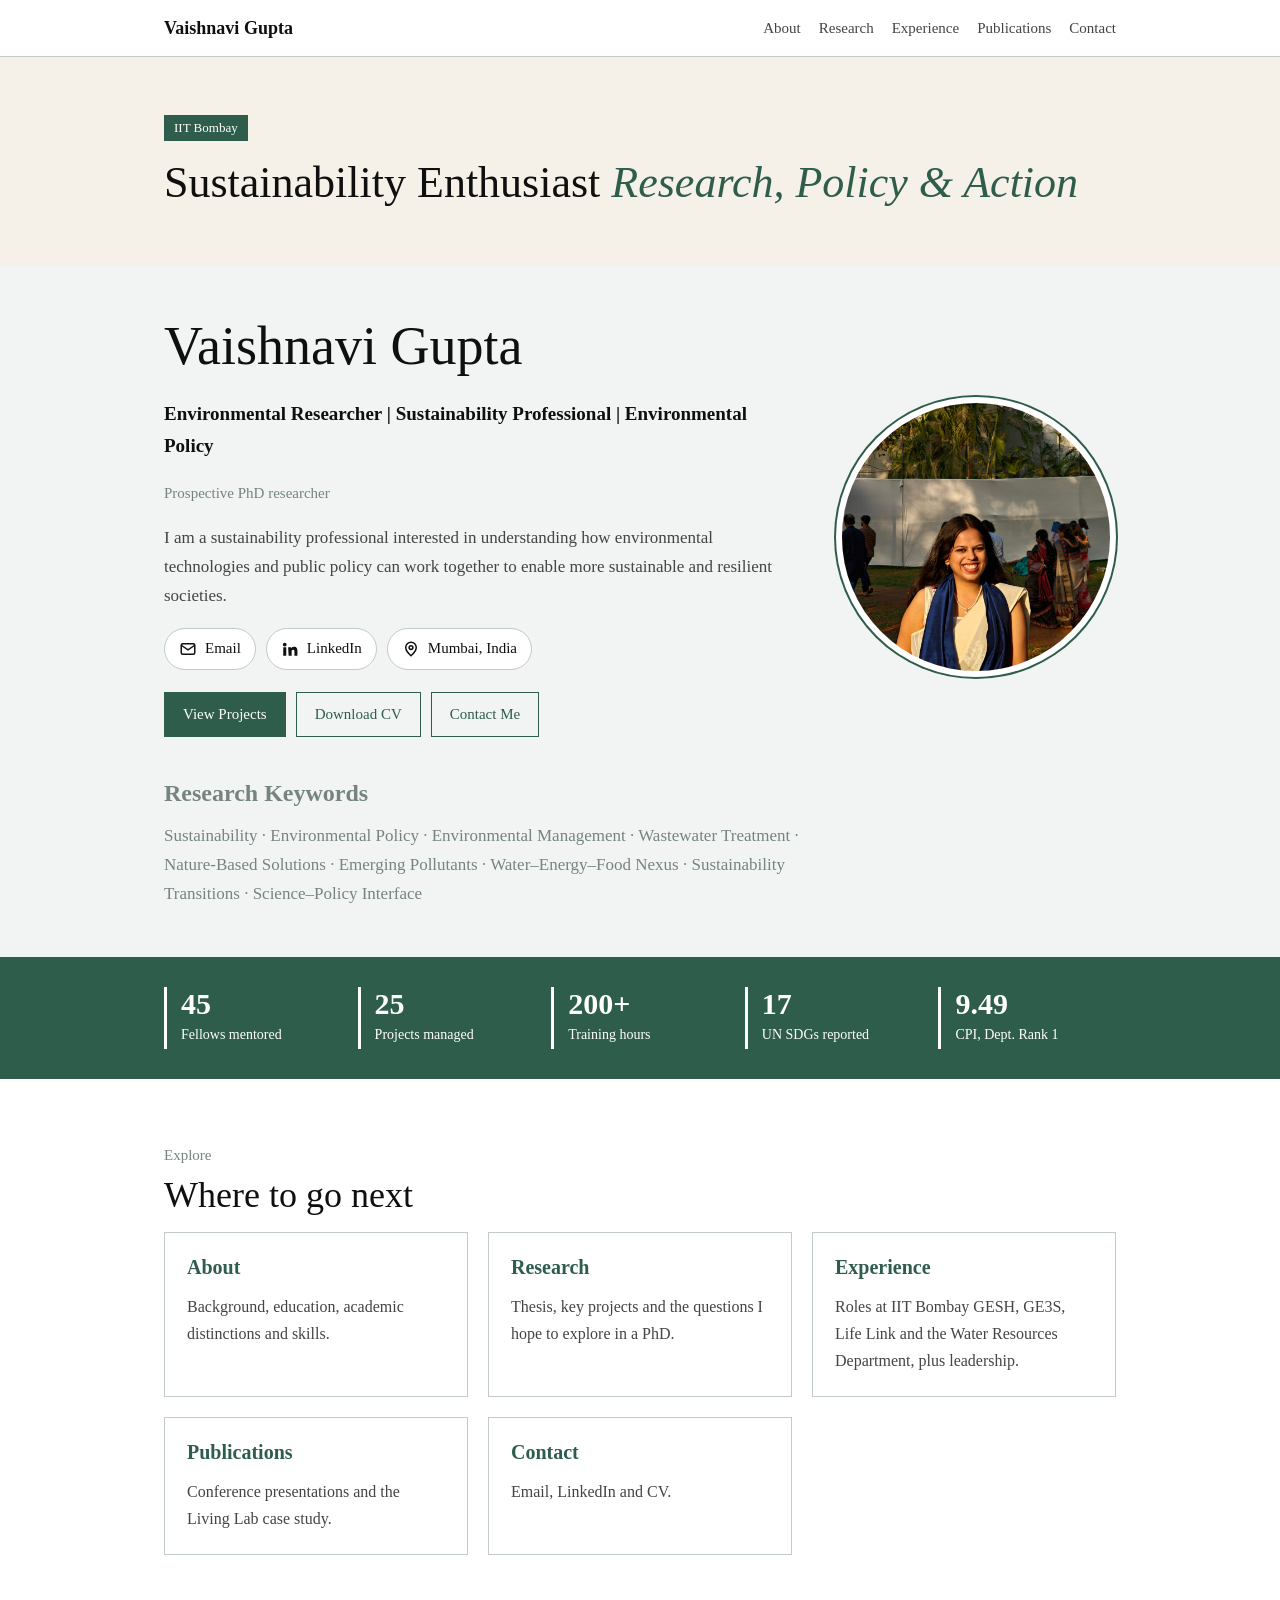
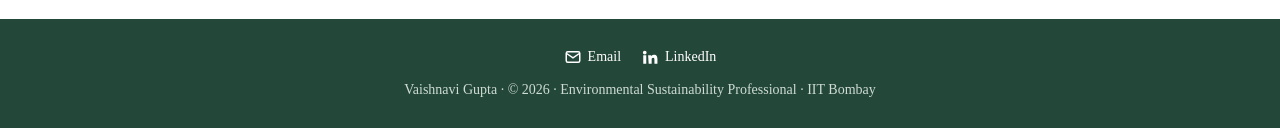
<file: index.html>
<!DOCTYPE html>
<html lang="en">
<head>
<meta charset="utf-8">
<meta name="viewport" content="width=device-width, initial-scale=1">
<title>Home | Vaishnavi Gupta</title>
<link rel="stylesheet" href="style.css">
<meta name="description" content="Vaishnavi Gupta: environmental researcher working on water sustainability, environmental policy and sustainability transitions.">
<link rel="icon" href="data:image/svg+xml,%3Csvg xmlns=%27http://www.w3.org/2000/svg%27 viewBox=%270 0 100 100%27%3E%3Ctext y=%27.9em%27 font-size=%2790%27%3E%F0%9F%8C%BF%3C/text%3E%3C/svg%3E">
</head>
<body>
<nav><div class="wrap"><b><a href="index.html" style="text-decoration:none">Vaishnavi Gupta</a></b><input type="checkbox" id="nav-toggle" class="nav-toggle" aria-label="Toggle navigation menu"><label class="nav-btn" for="nav-toggle"><span class="nav-ic" aria-hidden="true"></span>Menu</label>
<ul><li><a href="about.html">About</a></li><li><a href="research.html">Research</a></li><li><a href="experience.html">Experience</a></li><li><a href="publications.html">Publications</a></li><li><a href="contact.html">Contact</a></li></ul></div></nav>
<main>
<header>
<div class="hero-top"><div class="wrap">
<span class="tag">IIT Bombay</span>
<h2>Sustainability Enthusiast <em>Research, Policy &amp; Action</em></h2></div></div>
<div class="intro"><div class="wrap hero-grid">
<div>
<h1>Vaishnavi Gupta</h1>
<p class="role">Environmental Researcher | Sustainability Professional | Environmental Policy</p>
<p class="sub">Prospective PhD researcher</p>
<p>I am a sustainability professional interested in understanding how environmental technologies and public policy can work together to enable more sustainable and resilient societies.</p>
<div class="chips"><a class="chip" href="https://mail.google.com/mail/?view=cm&fs=1&to=gvaishnavi00@gmail.com" target="_blank" rel="noopener"><svg class="ic" viewBox="0 0 24 24" fill="none" stroke="currentColor" stroke-width="2" aria-hidden="true"><rect x="3" y="5" width="18" height="14" rx="2"/><path d="m3 7 9 6 9-6"/></svg>Email</a><a class="chip" href="https://linkedin.com/in/gvaishnavi21" target="_blank" rel="noopener"><svg class="ic" viewBox="0 0 24 24" fill="currentColor" aria-hidden="true"><path d="M4.98 3.5a2.5 2.5 0 1 1 0 5 2.5 2.5 0 0 1 0-5zM3 9.5h4V21H3zM9.5 9.5h3.8v1.6h.05c.53-1 1.83-2.05 3.77-2.05 4 0 4.78 2.6 4.78 6V21h-4v-5.1c0-1.2 0-2.8-1.7-2.8s-2 1.3-2 2.7V21h-4z"/></svg>LinkedIn</a><span class="chip"><svg class="ic" viewBox="0 0 24 24" fill="none" stroke="currentColor" stroke-width="2" aria-hidden="true"><path d="M12 21s7-6.2 7-11a7 7 0 0 0-14 0c0 4.8 7 11 7 11z"/><circle cx="12" cy="10" r="2.5"/></svg>Mumbai, India</span></div>
<div class="btns"><a class="btn p" href="research.html">View Projects</a><a class="btn" href="resume/vaishnavi_CV.pdf" download>Download CV</a><a class="btn" href="contact.html">Contact Me</a></div>
</div>
<div class="photo"><span>VG</span><img src="images/profile.jpeg" alt="Portrait of Vaishnavi Gupta"></div>
</div>
<div class="wrap kw" style="margin-top:20px"><h3>Research Keywords</h3><p>Sustainability · Environmental Policy · Environmental Management · Wastewater Treatment · Nature-Based Solutions · Emerging Pollutants · Water–Energy–Food Nexus · Sustainability Transitions · Science–Policy Interface</p></div>
</div>
</header>
<div class="strip"><div class="wrap"><div class="stats">
<div class="stat"><b>45</b><span>Fellows mentored</span></div>
<div class="stat"><b>25</b><span>Projects managed</span></div>
<div class="stat"><b>200+</b><span>Training hours</span></div>
<div class="stat"><b>17</b><span>UN SDGs reported</span></div>
<div class="stat"><b>9.49</b><span>CPI, Dept. Rank 1</span></div>
</div></div></div>
<section class="explore"><div class="wrap"><p class="sub">Explore</p><h2>Where to go next</h2>
<div class="grid">
<a class="card" href="about.html"><h3>About</h3><p>Background, education, academic distinctions and skills.</p></a>
<a class="card" href="research.html"><h3>Research</h3><p>Thesis, key projects and the questions I hope to explore in a PhD.</p></a>
<a class="card" href="experience.html"><h3>Experience</h3><p>Roles at IIT Bombay GESH, GE3S, Life Link and the Water Resources Department, plus leadership.</p></a>
<a class="card" href="publications.html"><h3>Publications</h3><p>Conference presentations and the Living Lab case study.</p></a>
<a class="card" href="contact.html"><h3>Contact</h3><p>Email, LinkedIn and CV.</p></a>
</div></div></section>
</main>
<footer><p><a href="https://mail.google.com/mail/?view=cm&fs=1&to=gvaishnavi00@gmail.com" target="_blank" rel="noopener"><svg class="ic" viewBox="0 0 24 24" fill="none" stroke="currentColor" stroke-width="2" aria-hidden="true"><rect x="3" y="5" width="18" height="14" rx="2"/><path d="m3 7 9 6 9-6"/></svg>Email</a><a href="https://linkedin.com/in/gvaishnavi21" target="_blank" rel="noopener"><svg class="ic" viewBox="0 0 24 24" fill="currentColor" aria-hidden="true"><path d="M4.98 3.5a2.5 2.5 0 1 1 0 5 2.5 2.5 0 0 1 0-5zM3 9.5h4V21H3zM9.5 9.5h3.8v1.6h.05c.53-1 1.83-2.05 3.77-2.05 4 0 4.78 2.6 4.78 6V21h-4v-5.1c0-1.2 0-2.8-1.7-2.8s-2 1.3-2 2.7V21h-4z"/></svg>LinkedIn</a></p><p>Vaishnavi Gupta · © 2026 · Environmental Sustainability Professional · IIT Bombay</p></footer>
</body>
</html>
</file>
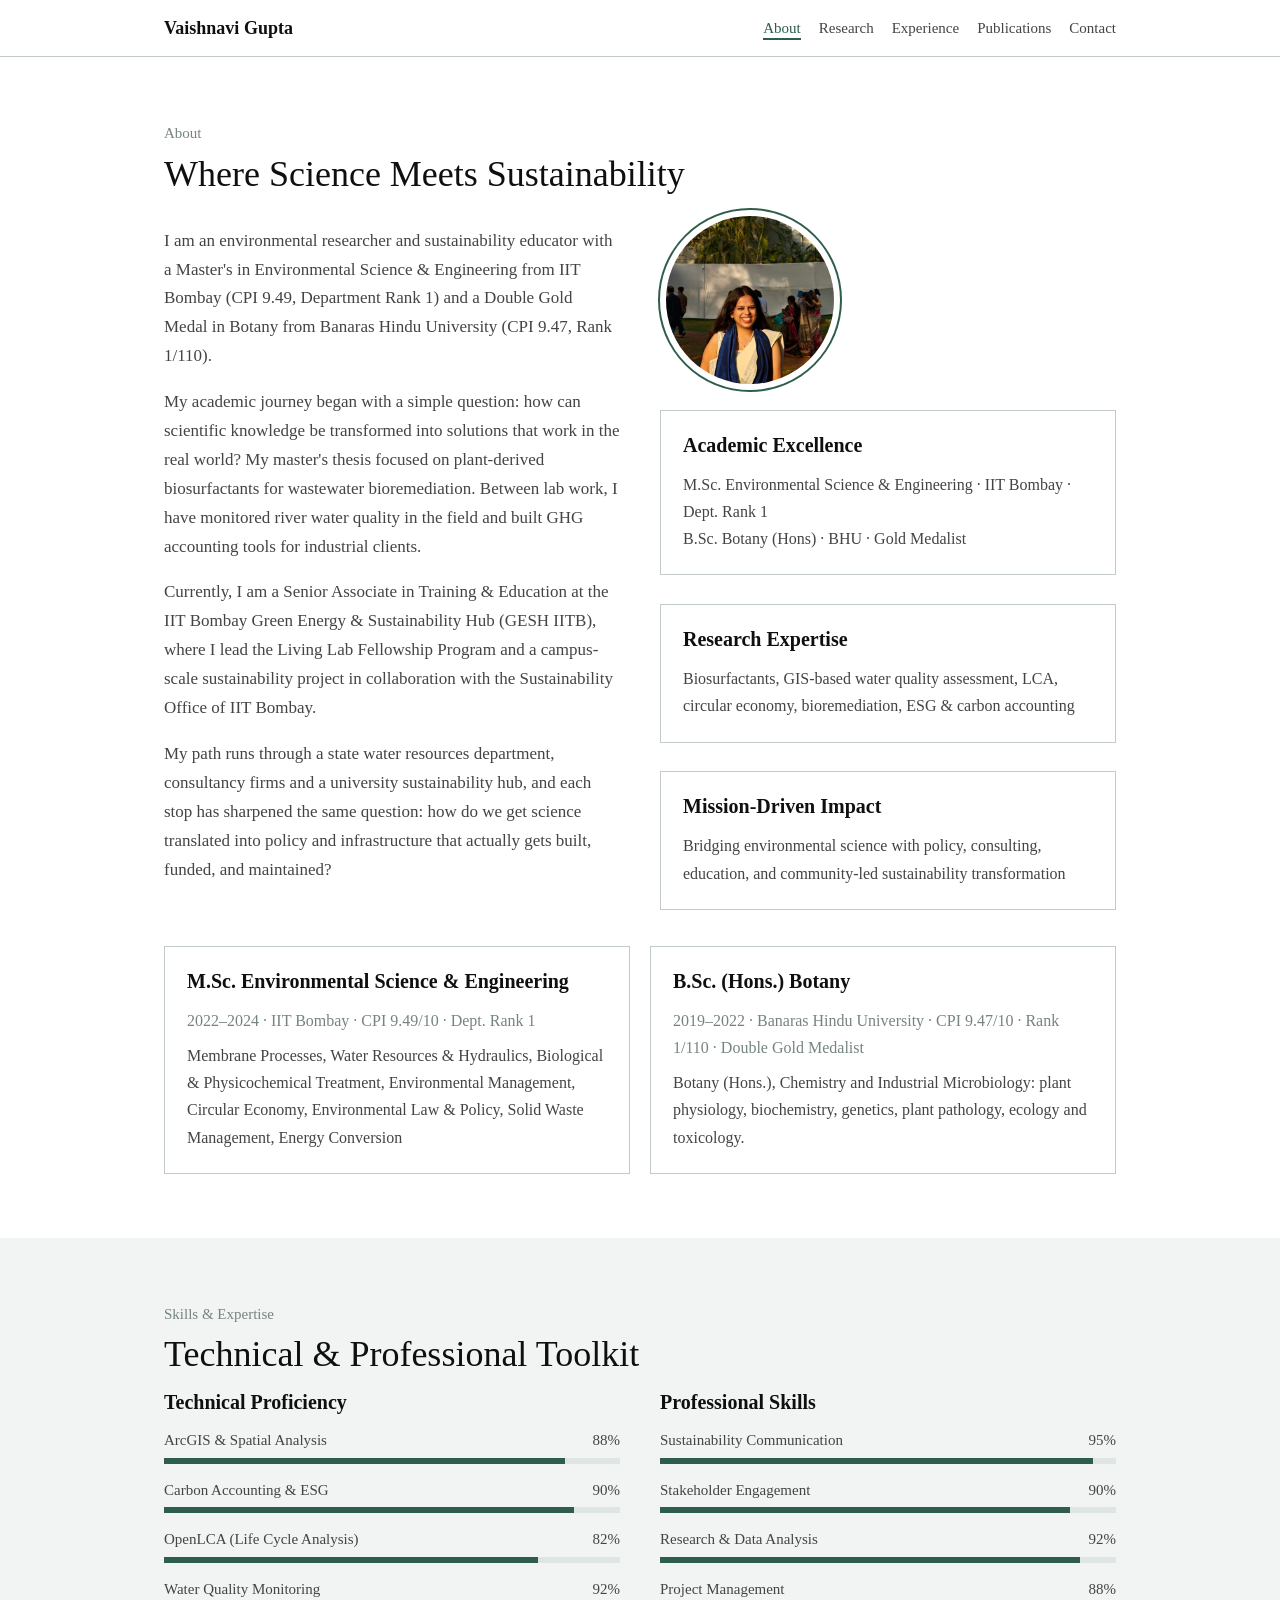
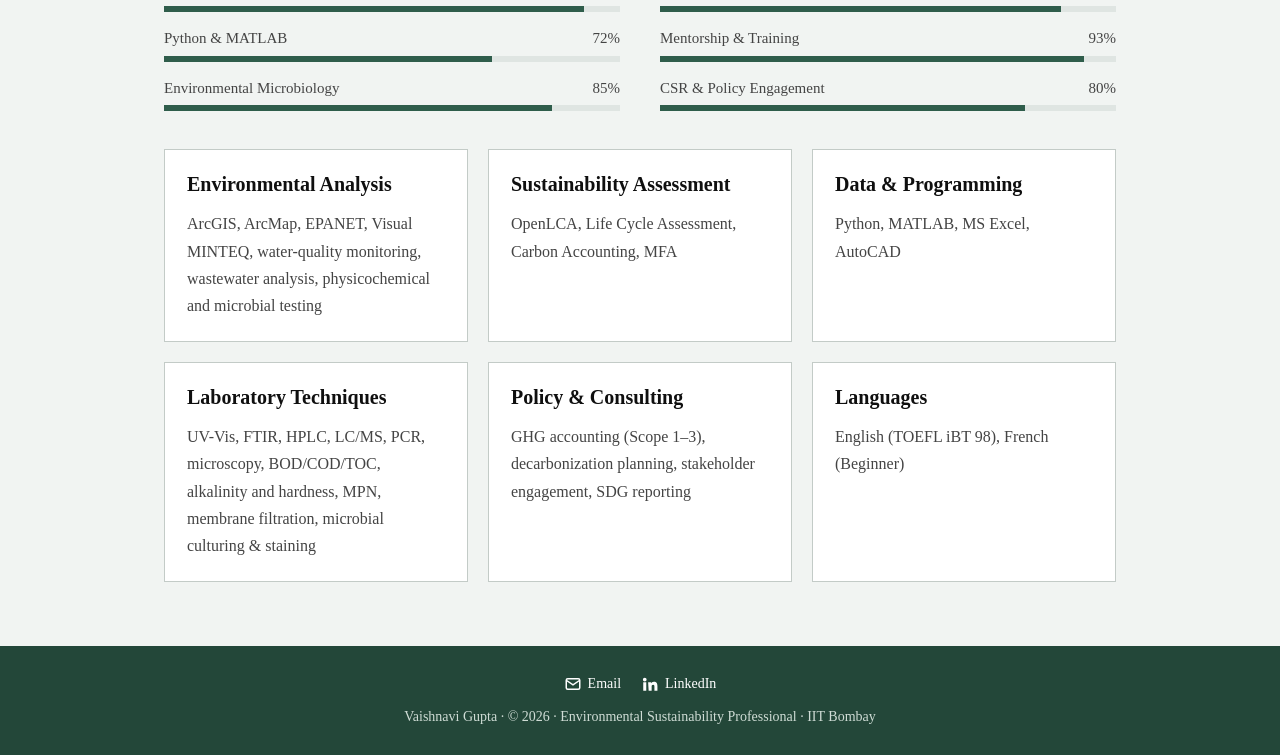
<file: about.html>
<!DOCTYPE html>
<html lang="en">
<head>
<meta charset="utf-8">
<meta name="viewport" content="width=device-width, initial-scale=1">
<title>About | Vaishnavi Gupta</title>
<link rel="stylesheet" href="style.css">
<meta name="description" content="Vaishnavi Gupta: environmental researcher working on water sustainability, environmental policy and sustainability transitions.">
<link rel="icon" href="data:image/svg+xml,%3Csvg xmlns=%27http://www.w3.org/2000/svg%27 viewBox=%270 0 100 100%27%3E%3Ctext y=%27.9em%27 font-size=%2790%27%3E%F0%9F%8C%BF%3C/text%3E%3C/svg%3E">
</head>
<body>
<nav><div class="wrap"><b><a href="index.html" style="text-decoration:none">Vaishnavi Gupta</a></b><input type="checkbox" id="nav-toggle" class="nav-toggle" aria-label="Toggle navigation menu"><label class="nav-btn" for="nav-toggle"><span class="nav-ic" aria-hidden="true"></span>Menu</label>
<ul><li><a href="about.html" aria-current="page">About</a></li><li><a href="research.html">Research</a></li><li><a href="experience.html">Experience</a></li><li><a href="publications.html">Publications</a></li><li><a href="contact.html">Contact</a></li></ul></div></nav>
<main>
<section id="about"><div class="wrap">
<p class="sub">About</p><h2>Where Science Meets Sustainability</h2>
<div class="two"><div>
<p>I am an environmental researcher and sustainability educator with a Master's in Environmental Science &amp; Engineering from IIT Bombay (CPI 9.49, Department Rank 1) and a Double Gold Medal in Botany from Banaras Hindu University (CPI 9.47, Rank 1/110).</p>
<p>My academic journey began with a simple question: how can scientific knowledge be transformed into solutions that work in the real world? My master's thesis focused on plant-derived biosurfactants for wastewater bioremediation. Between lab work, I have monitored river water quality in the field and built GHG accounting tools for industrial clients.</p>
<p>Currently, I am a Senior Associate in Training &amp; Education at the IIT Bombay Green Energy &amp; Sustainability Hub (GESH IITB), where I lead the Living Lab Fellowship Program and a campus-scale sustainability project in collaboration with the Sustainability Office of IIT Bombay.</p>
<p>My path runs through a state water resources department, consultancy firms and a university sustainability hub, and each stop has sharpened the same question: how do we get science translated into policy and infrastructure that actually gets built, funded, and maintained?</p>
</div><div>
<div class="photo sm"><span>VG</span> <img src="images/profile.jpeg" alt="Portrait of Vaishnavi Gupta"></div>
<div class="card"><h3>Academic Excellence</h3><p>M.Sc. Environmental Science &amp; Engineering · IIT Bombay · Dept. Rank 1<br>B.Sc. Botany (Hons) · BHU · Gold Medalist</p></div><br>
<div class="card"><h3>Research Expertise</h3><p>Biosurfactants, GIS-based water quality assessment, LCA, circular economy, bioremediation, ESG &amp; carbon accounting</p></div><br>
<div class="card"><h3>Mission-Driven Impact</h3><p>Bridging environmental science with policy, consulting, education, and community-led sustainability transformation</p></div>
</div></div>
<div class="grid" style="margin-top:36px">
<div class="card"><h3>M.Sc. Environmental Science &amp; Engineering</h3><p class="meta">2022–2024 · IIT Bombay · CPI 9.49/10 · Dept. Rank 1</p><p>Membrane Processes, Water Resources &amp; Hydraulics, Biological &amp; Physicochemical Treatment, Environmental Management, Circular Economy, Environmental Law &amp; Policy, Solid Waste Management, Energy Conversion</p></div>
<div class="card"><h3>B.Sc. (Hons.) Botany</h3><p class="meta">2019–2022 · Banaras Hindu University · CPI 9.47/10 · Rank 1/110 · Double Gold Medalist</p><p>Botany (Hons.), Chemistry and Industrial Microbiology: plant physiology, biochemistry, genetics, plant pathology, ecology and toxicology.</p></div>
</div></div></section>
<section id="skills" class="alt"><div class="wrap">
<p class="sub">Skills &amp; Expertise</p><h2>Technical &amp; Professional Toolkit</h2>
<div class="two"><div>
<h3>Technical Proficiency</h3>
<div class="bar"><div><span>ArcGIS &amp; Spatial Analysis</span><span>88%</span></div><i style="--w:88%"></i></div>
<div class="bar"><div><span>Carbon Accounting &amp; ESG</span><span>90%</span></div><i style="--w:90%"></i></div>
<div class="bar"><div><span>OpenLCA (Life Cycle Analysis)</span><span>82%</span></div><i style="--w:82%"></i></div>
<div class="bar"><div><span>Water Quality Monitoring</span><span>92%</span></div><i style="--w:92%"></i></div>
<div class="bar"><div><span>Python &amp; MATLAB</span><span>72%</span></div><i style="--w:72%"></i></div>
<div class="bar"><div><span>Environmental Microbiology</span><span>85%</span></div><i style="--w:85%"></i></div>
</div><div>
<h3>Professional Skills</h3>
<div class="bar"><div><span>Sustainability Communication</span><span>95%</span></div><i style="--w:95%"></i></div>
<div class="bar"><div><span>Stakeholder Engagement</span><span>90%</span></div><i style="--w:90%"></i></div>
<div class="bar"><div><span>Research &amp; Data Analysis</span><span>92%</span></div><i style="--w:92%"></i></div>
<div class="bar"><div><span>Project Management</span><span>88%</span></div><i style="--w:88%"></i></div>
<div class="bar"><div><span>Mentorship &amp; Training</span><span>93%</span></div><i style="--w:93%"></i></div>
<div class="bar"><div><span>CSR &amp; Policy Engagement</span><span>80%</span></div><i style="--w:80%"></i></div>
</div></div>
<div class="grid" style="margin-top:24px">
<div class="card"><h3>Environmental Analysis</h3><p>ArcGIS, ArcMap, EPANET, Visual MINTEQ, water-quality monitoring, wastewater analysis, physicochemical and microbial testing</p></div>
<div class="card"><h3>Sustainability Assessment</h3><p>OpenLCA, Life Cycle Assessment, Carbon Accounting, MFA</p></div>
<div class="card"><h3>Data &amp; Programming</h3><p>Python, MATLAB, MS Excel, AutoCAD</p></div>
<div class="card"><h3>Laboratory Techniques</h3><p>UV-Vis, FTIR, HPLC, LC/MS, PCR, microscopy, BOD/COD/TOC, alkalinity and hardness, MPN, membrane filtration, microbial culturing &amp; staining</p></div>
<div class="card"><h3>Policy &amp; Consulting</h3><p>GHG accounting (Scope 1–3), decarbonization planning, stakeholder engagement, SDG reporting</p></div>
<div class="card"><h3>Languages</h3><p>English (TOEFL iBT 98), French (Beginner)</p></div>
</div></div></section>
</main>
<footer><p><a href="mailto:gvaishnavi00@gmail.com"><svg class="ic" viewBox="0 0 24 24" fill="none" stroke="currentColor" stroke-width="2" aria-hidden="true"><rect x="3" y="5" width="18" height="14" rx="2"/><path d="m3 7 9 6 9-6"/></svg>Email</a><a href="https://linkedin.com/in/gvaishnavi21" target="_blank" rel="noopener"><svg class="ic" viewBox="0 0 24 24" fill="currentColor" aria-hidden="true"><path d="M4.98 3.5a2.5 2.5 0 1 1 0 5 2.5 2.5 0 0 1 0-5zM3 9.5h4V21H3zM9.5 9.5h3.8v1.6h.05c.53-1 1.83-2.05 3.77-2.05 4 0 4.78 2.6 4.78 6V21h-4v-5.1c0-1.2 0-2.8-1.7-2.8s-2 1.3-2 2.7V21h-4z"/></svg>LinkedIn</a></p><p>Vaishnavi Gupta · © 2026 · Environmental Sustainability Professional · IIT Bombay</p></footer>
</body>
</html>
</file>
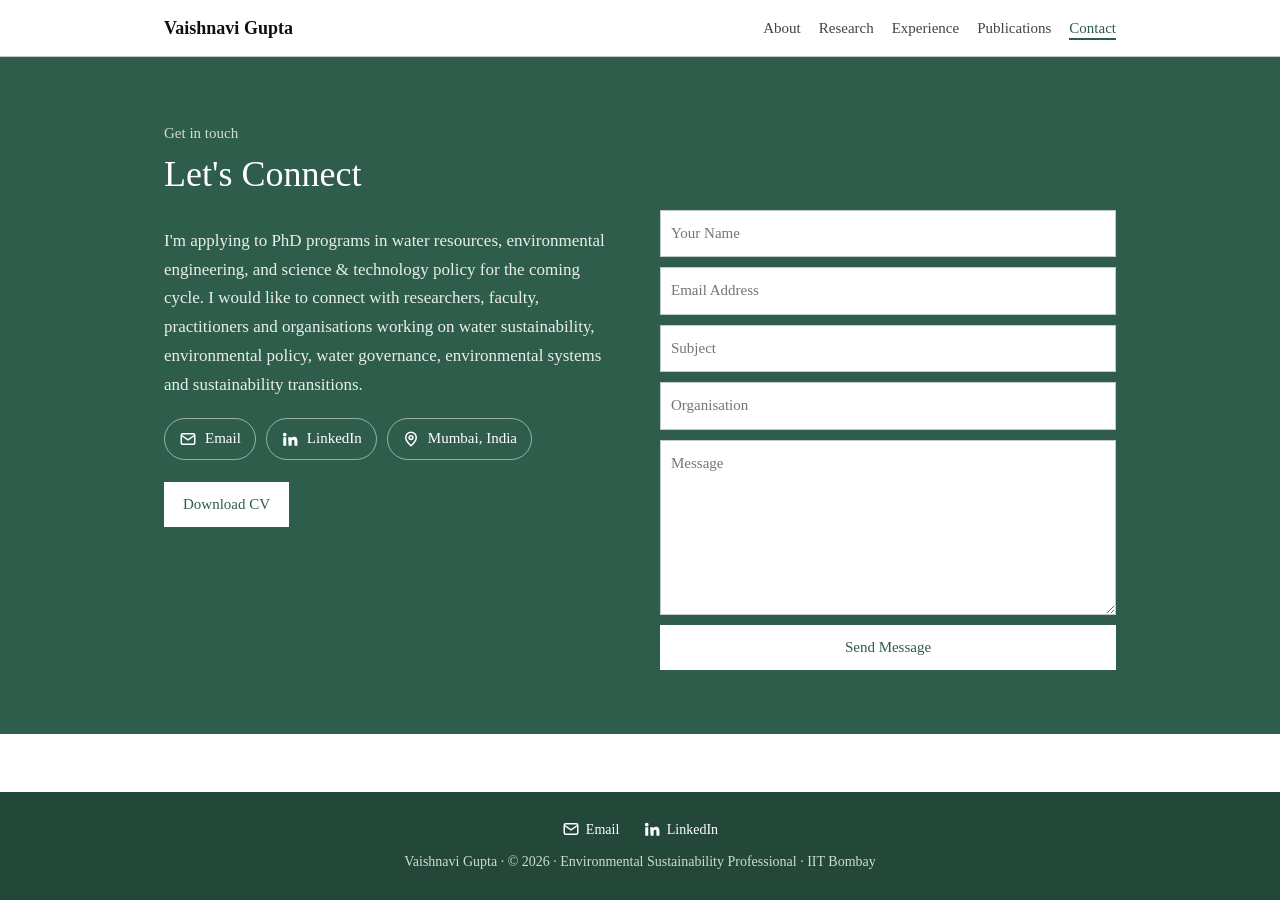
<file: contact.html>
<!DOCTYPE html>
<html lang="en">
<head>
<meta charset="utf-8">
<meta name="viewport" content="width=device-width, initial-scale=1">

<title>Contact | Vaishnavi Gupta</title>

<link rel="stylesheet" href="style.css">

<meta name="description" content="Contact Vaishnavi Gupta, environmental researcher and sustainability professional working on water sustainability, environmental policy and sustainability transitions.">

<link rel="icon" href="data:image/svg+xml,%3Csvg xmlns=%27http://www.w3.org/2000/svg%27 viewBox=%270 0 100 100%27%3E%3Ctext y=%27.9em%27 font-size=%2790%27%3E%F0%9F%8C%BF%3C/text%3E%3C/svg%3E">

</head>

<body>

<nav>
    <div class="wrap">
        <b>
            <a href="index.html" style="text-decoration:none">Vaishnavi Gupta</a>
        </b><input type="checkbox" id="nav-toggle" class="nav-toggle" aria-label="Toggle navigation menu"><label class="nav-btn" for="nav-toggle"><span class="nav-ic" aria-hidden="true"></span>Menu</label>

        <ul>
            <li><a href="about.html">About</a></li>
            <li><a href="research.html">Research</a></li>
            <li><a href="experience.html">Experience</a></li>
            <li><a href="publications.html">Publications</a></li>
            <li><a href="contact.html" aria-current="page">Contact</a></li>
        </ul>
    </div>
</nav>


<main>

<section id="contact" class="contact">

    <div class="wrap">

        <p class="sub" style="color:#cfdcd5">Get in touch</p>

        <h2>Let's Connect</h2>

        <div class="two">

            <!-- LEFT SIDE -->
            <div>

                <p>
                    I'm applying to PhD programs in water resources,
                    environmental engineering, and science &amp; technology
                    policy for the coming cycle. I would like to connect with
                    researchers, faculty, practitioners and organisations
                    working on water sustainability, environmental policy,
                    water governance, environmental systems and sustainability
                    transitions.
                </p>


                <!-- CONTACT LINKS -->
                <div class="chips">

                    <!-- EMAIL -->
                    <a class="chip"
                       href="https://mail.google.com/mail/?view=cm&fs=1&to=gvaishnavi00@gmail.com"
                       target="_blank"
                       rel="noopener">

                        <svg class="ic"
                             viewBox="0 0 24 24"
                             fill="none"
                             stroke="currentColor"
                             stroke-width="2"
                             aria-hidden="true">

                            <rect x="3" y="5" width="18" height="14" rx="2"/>
                            <path d="m3 7 9 6 9-6"/>

                        </svg>

                        Email
                    </a>


                    <!-- LINKEDIN -->
                    <a class="chip"
                       href="https://linkedin.com/in/gvaishnavi21"
                       target="_blank"
                       rel="noopener">

                        <svg class="ic"
                             viewBox="0 0 24 24"
                             fill="currentColor"
                             aria-hidden="true">

                            <path d="M4.98 3.5a2.5 2.5 0 1 1 0 5 2.5 2.5 0 0 1 0-5zM3 9.5h4V21H3zM9.5 9.5h3.8v1.6h.05c.53-1 1.83-2.05 3.77-2.05 4 0 4.78 2.6 4.78 6V21h-4v-5.1c0-1.2 0-2.8-1.7-2.8s-2 1.3-2 2.7V21h-4z"/>

                        </svg>

                        LinkedIn
                    </a>


                    <!-- LOCATION -->
                    <span class="chip">

                        <svg class="ic"
                             viewBox="0 0 24 24"
                             fill="none"
                             stroke="currentColor"
                             stroke-width="2"
                             aria-hidden="true">

                            <path d="M12 21s7-6.2 7-11a7 7 0 0 0-14 0c0 4.8 7 11 7 11z"/>
                            <circle cx="12" cy="10" r="2.5"/>

                        </svg>

                        Mumbai, India

                    </span>

                </div>


                <!-- DOWNLOAD CV -->
                <div class="btns">

                    <a class="btn p"
                       href="resume/vaishnavi_CV.pdf"
                       download>

                        Download CV

                    </a>

                </div>

            </div>


            <!-- RIGHT SIDE: CONTACT FORM -->
            <form onsubmit="sendEmail(event)">

                <input
                    id="name"
                    aria-label="Your name"
                    placeholder="Your Name"
                    required
                >

                <input
                    id="email"
                    aria-label="Email address"
                    type="email"
                    placeholder="Email Address"
                    required
                >

                <input
                    id="subject"
                    aria-label="Subject"
                    placeholder="Subject"
                    required
                >

                <input
                    id="organisation"
                    aria-label="Organisation"
                    placeholder="Organisation"
                >

                <textarea
                    id="message"
                    aria-label="Message"
                    rows="6"
                    placeholder="Message"
                    required
                ></textarea>

                <button
                    type="submit"
                    class="btn p"
                    style="cursor:pointer;font:inherit;font-size:15px">

                    Send Message

                </button>

            </form>

        </div>

    </div>

</section>

</main>


<!-- FOOTER -->
<footer>

    <p>

        <!-- EMAIL -->
        <a href="https://mail.google.com/mail/?view=cm&fs=1&to=gvaishnavi00@gmail.com"
           target="_blank"
           rel="noopener">

            <svg class="ic"
                 viewBox="0 0 24 24"
                 fill="none"
                 stroke="currentColor"
                 stroke-width="2"
                 aria-hidden="true">

                <rect x="3" y="5" width="18" height="14" rx="2"/>
                <path d="m3 7 9 6 9-6"/>

            </svg>

            Email

        </a>


        <!-- LINKEDIN -->
        <a href="https://linkedin.com/in/gvaishnavi21"
           target="_blank"
           rel="noopener">

            <svg class="ic"
                 viewBox="0 0 24 24"
                 fill="currentColor"
                 aria-hidden="true">

                <path d="M4.98 3.5a2.5 2.5 0 1 1 0 5 2.5 2.5 0 0 1 0-5zM3 9.5h4V21H3zM9.5 9.5h3.8v1.6h.05c.53-1 1.83-2.05 3.77-2.05 4 0 4.78 2.6 4.78 6V21h-4v-5.1c0-1.2 0-2.8-1.7-2.8s-2 1.3-2 2.7V21h-4z"/>

            </svg>

            LinkedIn

        </a>

    </p>

    <p>
        Vaishnavi Gupta · © 2026 · Environmental Sustainability Professional · IIT Bombay
    </p>

</footer>


<!-- EMAIL FORM SCRIPT -->
<script>

function sendEmail(event) {

    event.preventDefault();

    const name =
        document.getElementById("name").value.trim();

    const email =
        document.getElementById("email").value.trim();

    const subject =
        document.getElementById("subject").value.trim()
        || "Website Contact";

    const organisation =
        document.getElementById("organisation").value.trim();

    const message =
        document.getElementById("message").value.trim();


    const body =
        "Name: " + name + "\n" +
        "Email: " + email + "\n" +
        "Organisation: " + organisation + "\n\n" +
        "Message:\n" + message;


    const gmailURL =
        "https://mail.google.com/mail/?view=cm&fs=1" +
        "&to=gvaishnavi00@gmail.com" +
        "&su=" + encodeURIComponent(subject) +
        "&body=" + encodeURIComponent(body);


    window.open(gmailURL, "_blank");

}

</script>

</body>
</html>
</file>
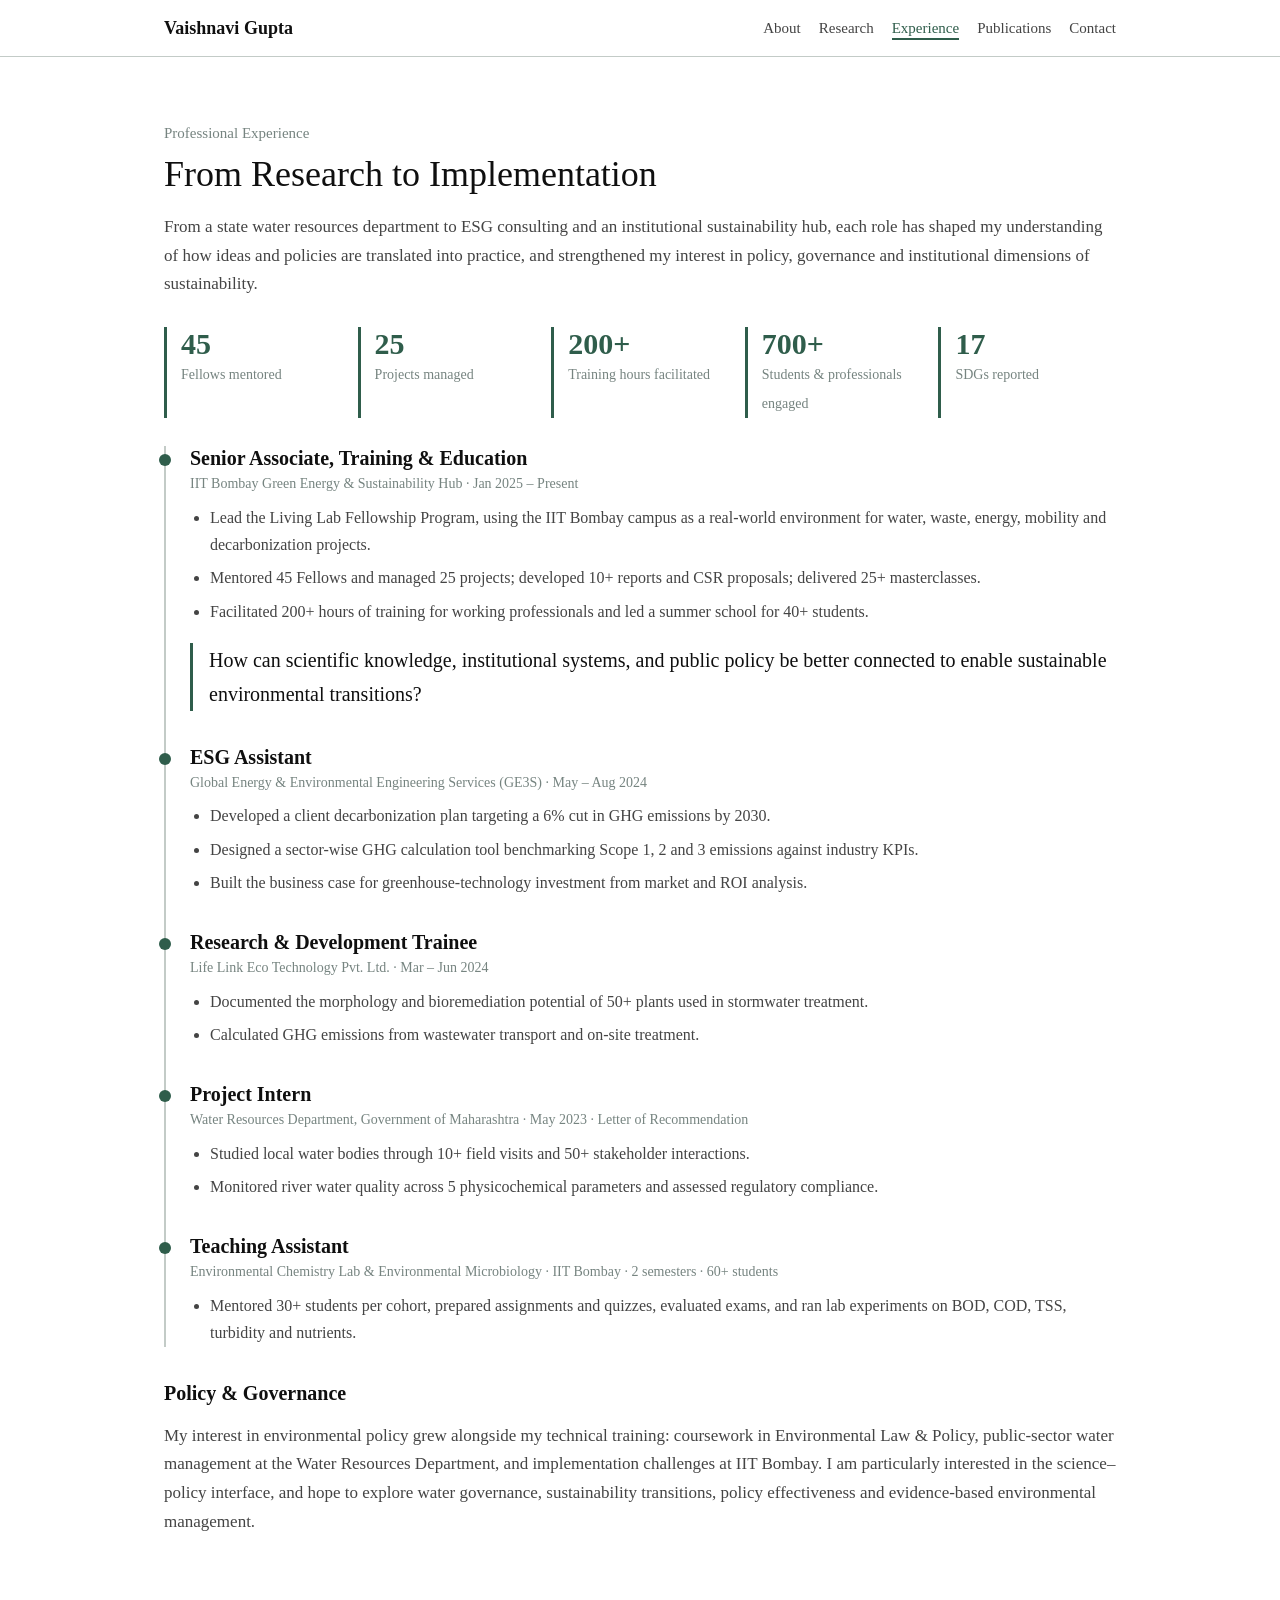
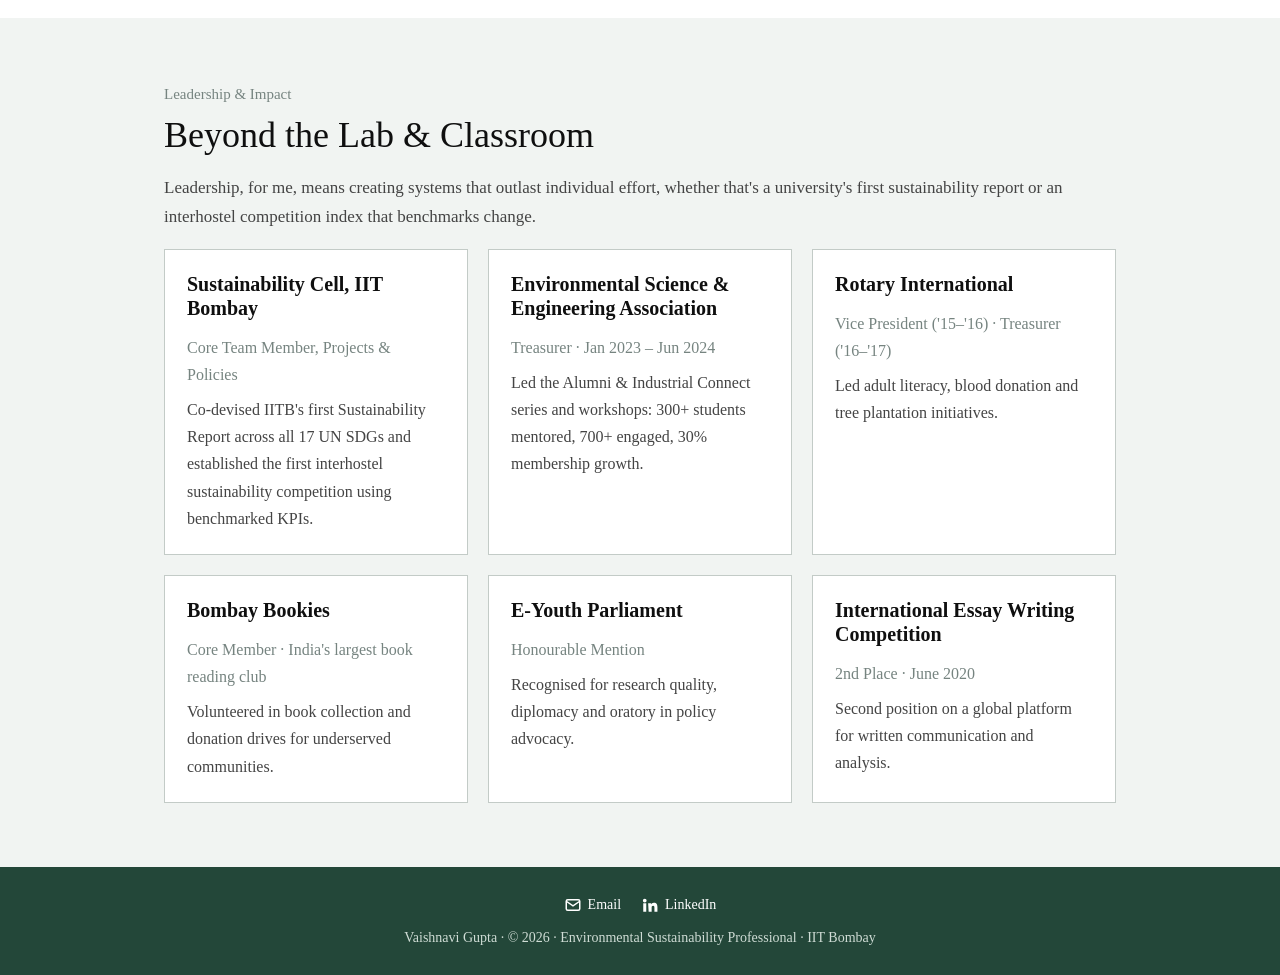
<file: experience.html>
<!DOCTYPE html>
<html lang="en">
<head>
<meta charset="utf-8">
<meta name="viewport" content="width=device-width, initial-scale=1">
<title>Experience | Vaishnavi Gupta</title>
<link rel="stylesheet" href="style.css">
<meta name="description" content="Vaishnavi Gupta: environmental researcher working on water sustainability, environmental policy and sustainability transitions.">
<link rel="icon" href="data:image/svg+xml,%3Csvg xmlns=%27http://www.w3.org/2000/svg%27 viewBox=%270 0 100 100%27%3E%3Ctext y=%27.9em%27 font-size=%2790%27%3E%F0%9F%8C%BF%3C/text%3E%3C/svg%3E">
</head>
<body>
<nav><div class="wrap"><b><a href="index.html" style="text-decoration:none">Vaishnavi Gupta</a></b><input type="checkbox" id="nav-toggle" class="nav-toggle" aria-label="Toggle navigation menu"><label class="nav-btn" for="nav-toggle"><span class="nav-ic" aria-hidden="true"></span>Menu</label>
<ul><li><a href="about.html">About</a></li><li><a href="research.html">Research</a></li><li><a href="experience.html" aria-current="page">Experience</a></li><li><a href="publications.html">Publications</a></li><li><a href="contact.html">Contact</a></li></ul></div></nav>
<main>
<section id="experience"><div class="wrap">
<p class="sub">Professional Experience</p><h2>From Research to Implementation</h2>
<p>From a state water resources department to ESG consulting and an institutional sustainability hub, each role has shaped my understanding of how ideas and policies are translated into practice, and strengthened my interest in policy, governance and institutional dimensions of sustainability.</p>

<div class="stats">
<div class="stat"><b>45</b><span>Fellows mentored</span></div>
<div class="stat"><b>25</b><span>Projects managed</span></div>
<div class="stat"><b>200+</b><span>Training hours facilitated</span></div>
<div class="stat"><b>700+</b><span>Students &amp; professionals engaged</span></div>
<div class="stat"><b>17</b><span>SDGs reported</span></div>
</div>

<div class="tl">
<div class="job"><h3>Senior Associate, Training &amp; Education</h3><p class="meta">IIT Bombay Green Energy &amp; Sustainability Hub · Jan 2025 – Present</p>
<ul class="list"><li>Lead the Living Lab Fellowship Program, using the IIT Bombay campus as a real-world environment for water, waste, energy, mobility and decarbonization projects.</li>
<li>Mentored 45 Fellows and managed 25 projects; developed 10+ reports and CSR proposals; delivered 25+ masterclasses.</li>
<li>Facilitated 200+ hours of training for working professionals and led a summer school for 40+ students.</li></ul>
<div class="q">How can scientific knowledge, institutional systems, and public policy be better connected to enable sustainable environmental transitions?</div></div>

<div class="job"><h3>ESG Assistant</h3><p class="meta">Global Energy &amp; Environmental Engineering Services (GE3S) · May – Aug 2024</p>
<ul class="list"><li>Developed a client decarbonization plan targeting a 6% cut in GHG emissions by 2030.</li>
<li>Designed a sector-wise GHG calculation tool benchmarking Scope 1, 2 and 3 emissions against industry KPIs.</li>
<li>Built the business case for greenhouse-technology investment from market and ROI analysis.</li></ul></div>

<div class="job"><h3>Research &amp; Development Trainee</h3><p class="meta">Life Link Eco Technology Pvt. Ltd. · Mar – Jun 2024</p>
<ul class="list"><li>Documented the morphology and bioremediation potential of 50+ plants used in stormwater treatment.</li>
<li>Calculated GHG emissions from wastewater transport and on-site treatment.</li></ul></div>

<div class="job"><h3>Project Intern</h3><p class="meta">Water Resources Department, Government of Maharashtra · May 2023 · Letter of Recommendation</p>
<ul class="list"><li>Studied local water bodies through 10+ field visits and 50+ stakeholder interactions.</li>
<li>Monitored river water quality across 5 physicochemical parameters and assessed regulatory compliance.</li></ul></div>

<div class="job"><h3>Teaching Assistant</h3><p class="meta">Environmental Chemistry Lab &amp; Environmental Microbiology · IIT Bombay · 2 semesters · 60+ students</p>
<ul class="list"><li>Mentored 30+ students per cohort, prepared assignments and quizzes, evaluated exams, and ran lab experiments on BOD, COD, TSS, turbidity and nutrients.</li></ul></div>
</div>

<h3>Policy &amp; Governance</h3>
<p>My interest in environmental policy grew alongside my technical training: coursework in Environmental Law &amp; Policy, public-sector water management at the Water Resources Department, and implementation challenges at IIT Bombay. I am particularly interested in the science–policy interface, and hope to explore water governance, sustainability transitions, policy effectiveness and evidence-based environmental management.</p>
</div></section>
<section id="leadership" class="alt"><div class="wrap">
<p class="sub">Leadership &amp; Impact</p><h2>Beyond the Lab &amp; Classroom</h2>
<p>Leadership, for me, means creating systems that outlast individual effort, whether that's a university's first sustainability report or an interhostel competition index that benchmarks change.</p>
<div class="grid">
<div class="card"><h3>Sustainability Cell, IIT Bombay</h3><p class="meta">Core Team Member, Projects &amp; Policies</p><p>Co-devised IITB's first Sustainability Report across all 17 UN SDGs and established the first interhostel sustainability competition using benchmarked KPIs.</p></div>
<div class="card"><h3>Environmental Science &amp; Engineering Association</h3><p class="meta">Treasurer · Jan 2023 – Jun 2024</p><p>Led the Alumni &amp; Industrial Connect series and workshops: 300+ students mentored, 700+ engaged, 30% membership growth.</p></div>
<div class="card"><h3>Rotary International</h3><p class="meta">Vice President ('15–'16) · Treasurer ('16–'17)</p><p>Led adult literacy, blood donation and tree plantation initiatives.</p></div>
<div class="card"><h3>Bombay Bookies</h3><p class="meta">Core Member · India's largest book reading club</p><p>Volunteered in book collection and donation drives for underserved communities.</p></div>
<div class="card"><h3>E-Youth Parliament</h3><p class="meta">Honourable Mention</p><p>Recognised for research quality, diplomacy and oratory in policy advocacy.</p></div>
<div class="card"><h3>International Essay Writing Competition</h3><p class="meta">2nd Place · June 2020</p><p>Second position on a global platform for written communication and analysis.</p></div>
</div></div></section>
</main>
<footer><p><a href="mailto:gvaishnavi00@gmail.com"><svg class="ic" viewBox="0 0 24 24" fill="none" stroke="currentColor" stroke-width="2" aria-hidden="true"><rect x="3" y="5" width="18" height="14" rx="2"/><path d="m3 7 9 6 9-6"/></svg>Email</a><a href="https://linkedin.com/in/gvaishnavi21" target="_blank" rel="noopener"><svg class="ic" viewBox="0 0 24 24" fill="currentColor" aria-hidden="true"><path d="M4.98 3.5a2.5 2.5 0 1 1 0 5 2.5 2.5 0 0 1 0-5zM3 9.5h4V21H3zM9.5 9.5h3.8v1.6h.05c.53-1 1.83-2.05 3.77-2.05 4 0 4.78 2.6 4.78 6V21h-4v-5.1c0-1.2 0-2.8-1.7-2.8s-2 1.3-2 2.7V21h-4z"/></svg>LinkedIn</a></p><p>Vaishnavi Gupta · © 2026 · Environmental Sustainability Professional · IIT Bombay</p></footer>
</body>
</html>
</file>
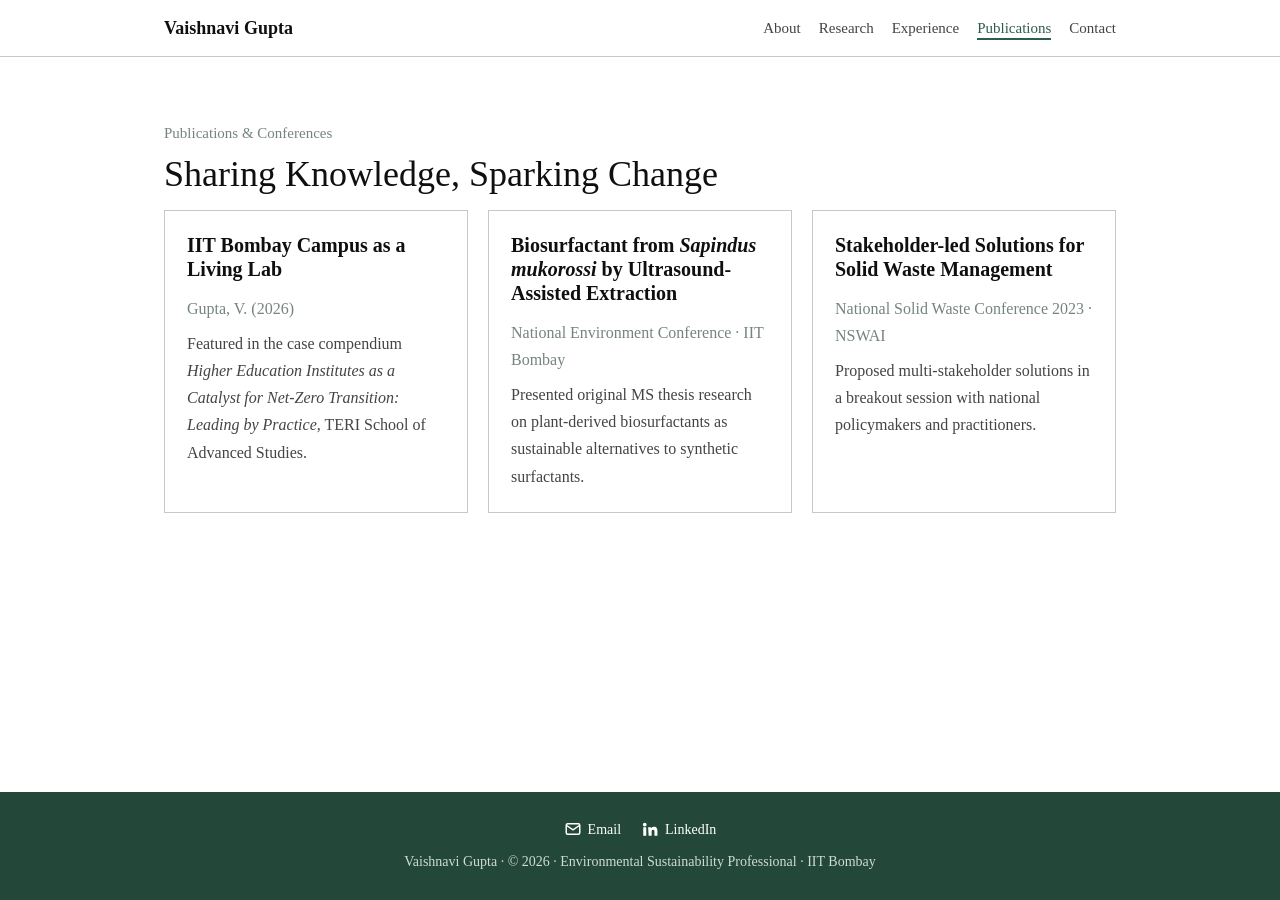
<file: publications.html>
<!DOCTYPE html>
<html lang="en">
<head>
<meta charset="utf-8">
<meta name="viewport" content="width=device-width, initial-scale=1">
<title>Publications | Vaishnavi Gupta</title>
<link rel="stylesheet" href="style.css">
<meta name="description" content="Vaishnavi Gupta: environmental researcher working on water sustainability, environmental policy and sustainability transitions.">
<link rel="icon" href="data:image/svg+xml,%3Csvg xmlns=%27http://www.w3.org/2000/svg%27 viewBox=%270 0 100 100%27%3E%3Ctext y=%27.9em%27 font-size=%2790%27%3E%F0%9F%8C%BF%3C/text%3E%3C/svg%3E">
</head>
<body>
<nav><div class="wrap"><b><a href="index.html" style="text-decoration:none">Vaishnavi Gupta</a></b><input type="checkbox" id="nav-toggle" class="nav-toggle" aria-label="Toggle navigation menu"><label class="nav-btn" for="nav-toggle"><span class="nav-ic" aria-hidden="true"></span>Menu</label>
<ul><li><a href="about.html">About</a></li><li><a href="research.html">Research</a></li><li><a href="experience.html">Experience</a></li><li><a href="publications.html" aria-current="page">Publications</a></li><li><a href="contact.html">Contact</a></li></ul></div></nav>
<main>
<section id="publications"><div class="wrap">
<p class="sub">Publications &amp; Conferences</p><h2>Sharing Knowledge, Sparking Change</h2>
<div class="grid">
<div class="card"><h3>IIT Bombay Campus as a Living Lab</h3><p class="meta">Gupta, V. (2026)</p><p>Featured in the case compendium <i>Higher Education Institutes as a Catalyst for Net-Zero Transition: Leading by Practice</i>, TERI School of Advanced Studies.</p></div>
<div class="card"><h3>Biosurfactant from <i>Sapindus mukorossi</i> by Ultrasound-Assisted Extraction</h3><p class="meta">National Environment Conference · IIT Bombay</p><p>Presented original MS thesis research on plant-derived biosurfactants as sustainable alternatives to synthetic surfactants.</p></div>
<div class="card"><h3>Stakeholder-led Solutions for Solid Waste Management</h3><p class="meta">National Solid Waste Conference 2023 · NSWAI</p><p>Proposed multi-stakeholder solutions in a breakout session with national policymakers and practitioners.</p></div>
</div></div></section>
</main>
<footer><p><a href="mailto:gvaishnavi00@gmail.com"><svg class="ic" viewBox="0 0 24 24" fill="none" stroke="currentColor" stroke-width="2" aria-hidden="true"><rect x="3" y="5" width="18" height="14" rx="2"/><path d="m3 7 9 6 9-6"/></svg>Email</a><a href="https://linkedin.com/in/gvaishnavi21" target="_blank" rel="noopener"><svg class="ic" viewBox="0 0 24 24" fill="currentColor" aria-hidden="true"><path d="M4.98 3.5a2.5 2.5 0 1 1 0 5 2.5 2.5 0 0 1 0-5zM3 9.5h4V21H3zM9.5 9.5h3.8v1.6h.05c.53-1 1.83-2.05 3.77-2.05 4 0 4.78 2.6 4.78 6V21h-4v-5.1c0-1.2 0-2.8-1.7-2.8s-2 1.3-2 2.7V21h-4z"/></svg>LinkedIn</a></p><p>Vaishnavi Gupta · © 2026 · Environmental Sustainability Professional · IIT Bombay</p></footer>
</body>
</html>
</file>
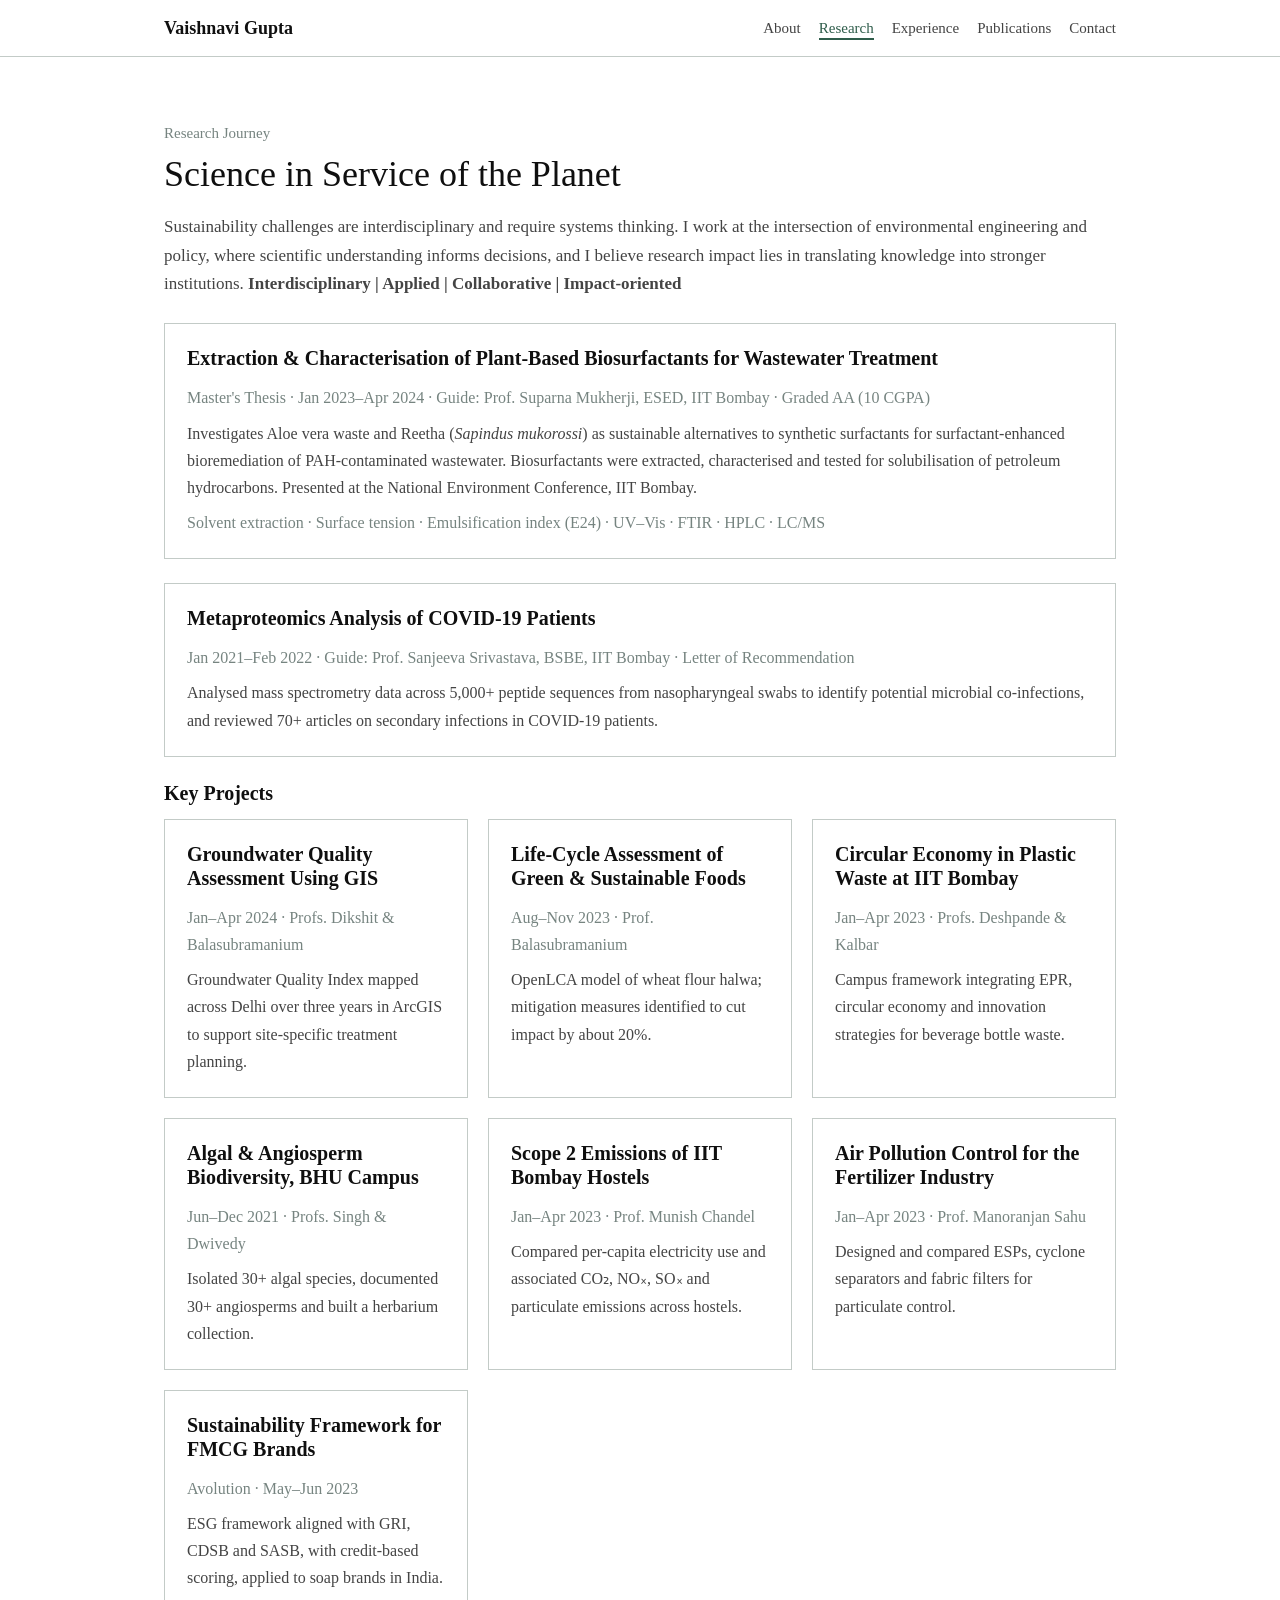
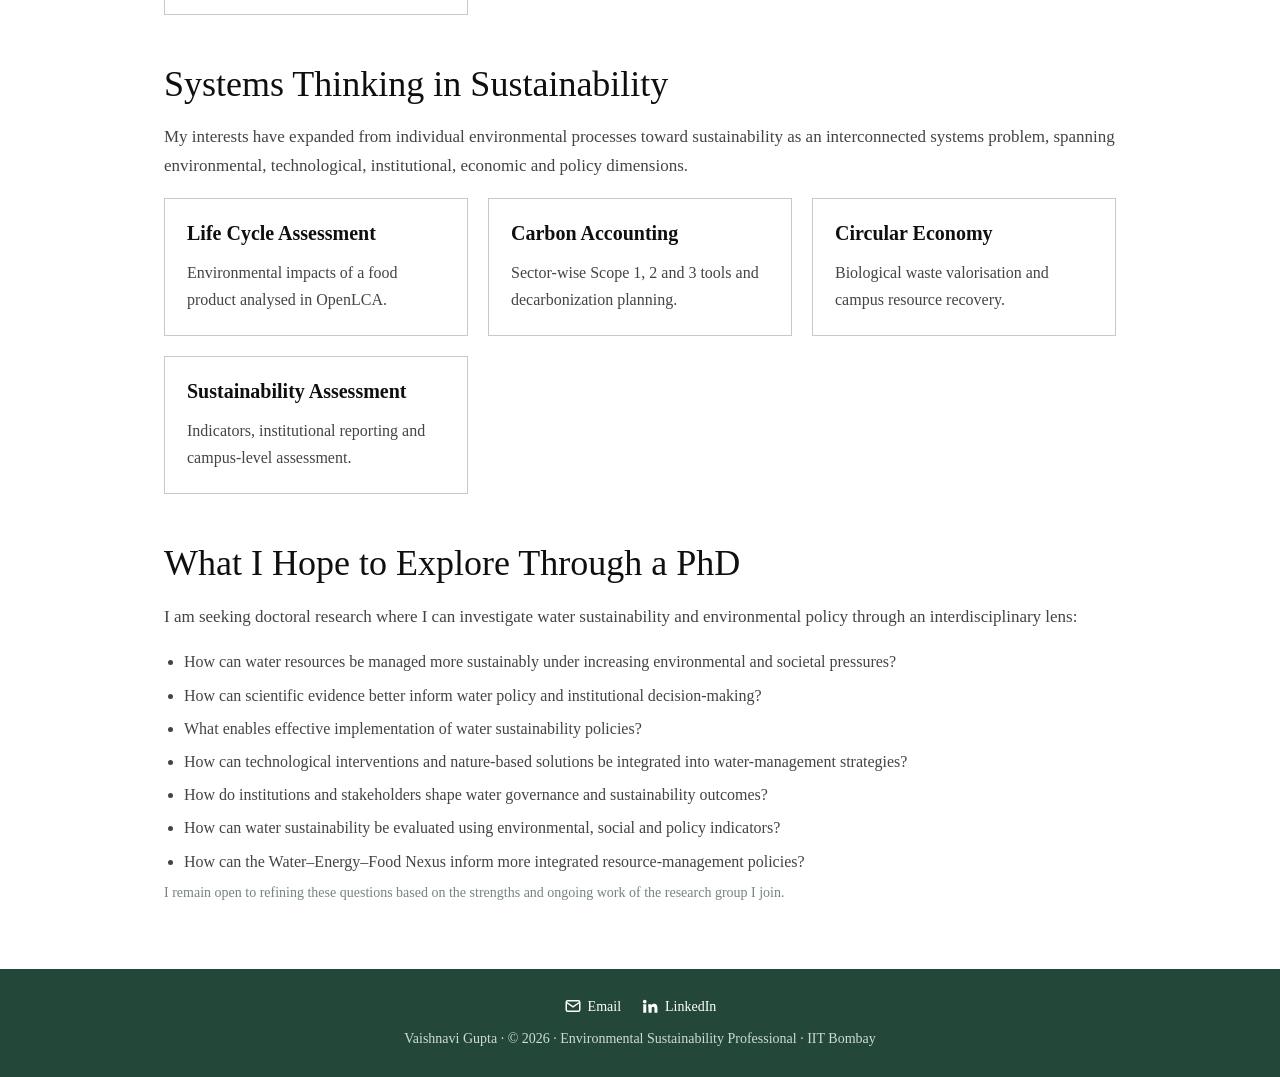
<file: research.html>
<!DOCTYPE html>
<html lang="en">
<head>
<meta charset="utf-8">
<meta name="viewport" content="width=device-width, initial-scale=1">
<title>Research | Vaishnavi Gupta</title>
<link rel="stylesheet" href="style.css">
<meta name="description" content="Vaishnavi Gupta: environmental researcher working on water sustainability, environmental policy and sustainability transitions.">
<link rel="icon" href="data:image/svg+xml,%3Csvg xmlns=%27http://www.w3.org/2000/svg%27 viewBox=%270 0 100 100%27%3E%3Ctext y=%27.9em%27 font-size=%2790%27%3E%F0%9F%8C%BF%3C/text%3E%3C/svg%3E">
</head>
<body>
<nav><div class="wrap"><b><a href="index.html" style="text-decoration:none">Vaishnavi Gupta</a></b><input type="checkbox" id="nav-toggle" class="nav-toggle" aria-label="Toggle navigation menu"><label class="nav-btn" for="nav-toggle"><span class="nav-ic" aria-hidden="true"></span>Menu</label>
<ul><li><a href="about.html">About</a></li><li><a href="research.html" aria-current="page">Research</a></li><li><a href="experience.html">Experience</a></li><li><a href="publications.html">Publications</a></li><li><a href="contact.html">Contact</a></li></ul></div></nav>
<main>
<section id="research"><div class="wrap">
<p class="sub">Research Journey</p><h2>Science in Service of the Planet</h2>
<p>Sustainability challenges are interdisciplinary and require systems thinking. I work at the intersection of environmental engineering and policy, where scientific understanding informs decisions, and I believe research impact lies in translating knowledge into stronger institutions. <b>Interdisciplinary | Applied | Collaborative | Impact-oriented</b></p>

<div class="card" style="margin:24px 0"><h3>Extraction &amp; Characterisation of Plant-Based Biosurfactants for Wastewater Treatment</h3>
<p class="meta">Master's Thesis · Jan 2023–Apr 2024 · Guide: Prof. Suparna Mukherji, ESED, IIT Bombay · Graded AA (10 CGPA)</p>
<p>Investigates Aloe vera waste and Reetha (<i>Sapindus mukorossi</i>) as sustainable alternatives to synthetic surfactants for surfactant-enhanced bioremediation of PAH-contaminated wastewater. Biosurfactants were extracted, characterised and tested for solubilisation of petroleum hydrocarbons. Presented at the National Environment Conference, IIT Bombay.</p>
<p class="meta">Solvent extraction · Surface tension · Emulsification index (E24) · UV–Vis · FTIR · HPLC · LC/MS</p></div>

<div class="card" style="margin-bottom:24px"><h3>Metaproteomics Analysis of COVID-19 Patients</h3>
<p class="meta">Jan 2021–Feb 2022 · Guide: Prof. Sanjeeva Srivastava, BSBE, IIT Bombay · Letter of Recommendation</p>
<p>Analysed mass spectrometry data across 5,000+ peptide sequences from nasopharyngeal swabs to identify potential microbial co-infections, and reviewed 70+ articles on secondary infections in COVID-19 patients.</p></div>

<h3>Key Projects</h3>
<div class="grid">
<div class="card"><h3>Groundwater Quality Assessment Using GIS</h3><p class="meta">Jan–Apr 2024 · Profs. Dikshit &amp; Balasubramanium</p><p>Groundwater Quality Index mapped across Delhi over three years in ArcGIS to support site-specific treatment planning.</p></div>
<div class="card"><h3>Life-Cycle Assessment of Green &amp; Sustainable Foods</h3><p class="meta">Aug–Nov 2023 · Prof. Balasubramanium</p><p>OpenLCA model of wheat flour halwa; mitigation measures identified to cut impact by about 20%.</p></div>
<div class="card"><h3>Circular Economy in Plastic Waste at IIT Bombay</h3><p class="meta">Jan–Apr 2023 · Profs. Deshpande &amp; Kalbar</p><p>Campus framework integrating EPR, circular economy and innovation strategies for beverage bottle waste.</p></div>
<div class="card"><h3>Algal &amp; Angiosperm Biodiversity, BHU Campus</h3><p class="meta">Jun–Dec 2021 · Profs. Singh &amp; Dwivedy</p><p>Isolated 30+ algal species, documented 30+ angiosperms and built a herbarium collection.</p></div>
<div class="card"><h3>Scope 2 Emissions of IIT Bombay Hostels</h3><p class="meta">Jan–Apr 2023 · Prof. Munish Chandel</p><p>Compared per-capita electricity use and associated CO₂, NOₓ, SOₓ and particulate emissions across hostels.</p></div>
<div class="card"><h3>Air Pollution Control for the Fertilizer Industry</h3><p class="meta">Jan–Apr 2023 · Prof. Manoranjan Sahu</p><p>Designed and compared ESPs, cyclone separators and fabric filters for particulate control.</p></div>
<div class="card"><h3>Sustainability Framework for FMCG Brands</h3><p class="meta">Avolution · May–Jun 2023</p><p>ESG framework aligned with GRI, CDSB and SASB, with credit-based scoring, applied to soap brands in India.</p></div>
</div>

<h2 style="margin-top:48px">Systems Thinking in Sustainability</h2>
<p>My interests have expanded from individual environmental processes toward sustainability as an interconnected systems problem, spanning environmental, technological, institutional, economic and policy dimensions.</p>
<div class="grid">
<div class="card"><h3>Life Cycle Assessment</h3><p>Environmental impacts of a food product analysed in OpenLCA.</p></div>
<div class="card"><h3>Carbon Accounting</h3><p>Sector-wise Scope 1, 2 and 3 tools and decarbonization planning.</p></div>
<div class="card"><h3>Circular Economy</h3><p>Biological waste valorisation and campus resource recovery.</p></div>
<div class="card"><h3>Sustainability Assessment</h3><p>Indicators, institutional reporting and campus-level assessment.</p></div>
</div>

<h2 style="margin-top:48px">What I Hope to Explore Through a PhD</h2>
<p>I am seeking doctoral research where I can investigate water sustainability and environmental policy through an interdisciplinary lens:</p>
<ul class="list">
<li>How can water resources be managed more sustainably under increasing environmental and societal pressures?</li>
<li>How can scientific evidence better inform water policy and institutional decision-making?</li>
<li>What enables effective implementation of water sustainability policies?</li>
<li>How can technological interventions and nature-based solutions be integrated into water-management strategies?</li>
<li>How do institutions and stakeholders shape water governance and sustainability outcomes?</li>
<li>How can water sustainability be evaluated using environmental, social and policy indicators?</li>
<li>How can the Water–Energy–Food Nexus inform more integrated resource-management policies?</li>
</ul>
<p class="meta">I remain open to refining these questions based on the strengths and ongoing work of the research group I join.</p>
</div></section>
</main>
<footer><p><a href="mailto:gvaishnavi00@gmail.com"><svg class="ic" viewBox="0 0 24 24" fill="none" stroke="currentColor" stroke-width="2" aria-hidden="true"><rect x="3" y="5" width="18" height="14" rx="2"/><path d="m3 7 9 6 9-6"/></svg>Email</a><a href="https://linkedin.com/in/gvaishnavi21" target="_blank" rel="noopener"><svg class="ic" viewBox="0 0 24 24" fill="currentColor" aria-hidden="true"><path d="M4.98 3.5a2.5 2.5 0 1 1 0 5 2.5 2.5 0 0 1 0-5zM3 9.5h4V21H3zM9.5 9.5h3.8v1.6h.05c.53-1 1.83-2.05 3.77-2.05 4 0 4.78 2.6 4.78 6V21h-4v-5.1c0-1.2 0-2.8-1.7-2.8s-2 1.3-2 2.7V21h-4z"/></svg>LinkedIn</a></p><p>Vaishnavi Gupta · © 2026 · Environmental Sustainability Professional · IIT Bombay</p></footer>
</body>
</html>
</file>
<file: style.css>
:root{--green:#2f5d4b;--green-d:#234739;--sage:#f1f4f2;--cream:#f5f0e8;--mute:#768480;--line:#c3cbc7;--ink:#0f0f0f;--body:#444;--serif:Georgia,"Times New Roman",serif}
*{box-sizing:border-box}
html{scroll-behavior:smooth;scroll-padding-top:70px}
body{margin:0;font-family:var(--serif);color:var(--body);background:#fff;line-height:1.7;font-size:17px}
a{color:var(--green)}
.wrap{max-width:1000px;margin:0 auto;padding:0 24px}
nav{position:sticky;top:0;z-index:5;background:#fff;border-bottom:1px solid var(--line)}
nav .wrap{display:flex;justify-content:space-between;align-items:center;gap:16px;min-height:56px;flex-wrap:wrap}
nav b{color:var(--ink);font-size:18px}
nav ul{display:flex;gap:18px;list-style:none;margin:0;padding:0;flex-wrap:wrap}
nav a{text-decoration:none;color:var(--body);font-size:15px}
nav a:hover{color:var(--green)}
section{padding:64px 0}
.alt{background:var(--sage)}
h1,h2,h3{color:var(--ink);line-height:1.2;font-weight:400;margin:0 0 14px}
h1{font-size:clamp(34px,6vw,54px)}
h2{font-size:clamp(26px,4vw,36px)}
h3{font-size:20px;font-weight:700}
.sub{color:var(--mute);font-size:15px;margin:0 0 6px}
.hero-top{background:var(--cream);padding:56px 0}
.tag{display:inline-block;background:var(--green);color:#fff;font-size:13px;padding:2px 10px;margin-bottom:16px}
.hero-top h2{font-size:clamp(28px,5vw,44px);margin:0}
.hero-top em{color:var(--green)}
.intro{background:var(--sage);padding:48px 0}
.intro p{max-width:680px}
.role{font-weight:700;color:var(--ink);font-size:19px}
.btns{display:flex;gap:10px;flex-wrap:wrap;margin:22px 0}
.btn{display:inline-block;padding:9px 18px;text-decoration:none;font-size:15px;border:1px solid var(--green);color:var(--green)}
.btn.p{background:var(--green);color:#fff}
.btn:hover{background:var(--green-d);color:#fff}
.btn:focus-visible,a:focus-visible{outline:3px solid var(--green);outline-offset:2px}
.kw h3{color:var(--mute);font-size:24px}
.kw p{color:var(--mute);margin:0}
.grid{display:grid;grid-template-columns:repeat(auto-fit,minmax(260px,1fr));gap:20px}
.card{background:#fff;border:1px solid var(--line);padding:22px}
.alt .card{background:#fff}
.card p{margin:8px 0 0;font-size:16px}
.card ul,.list{margin:8px 0 0;padding-left:20px}
.card li,.list li{margin-bottom:6px;font-size:16px}
.meta{color:var(--mute);font-size:14px;margin:0}
.stats{display:grid;grid-template-columns:repeat(auto-fit,minmax(150px,1fr));gap:16px;margin:28px 0}
.stat{border-left:3px solid var(--green);padding-left:14px}
.stat b{display:block;font-size:30px;color:var(--green);line-height:1.1}
.stat span{font-size:14px;color:var(--mute)}
.two{display:grid;grid-template-columns:1fr 1fr;gap:40px}
.tl{border-left:2px solid var(--line);padding-left:24px}
.job{position:relative;margin-bottom:34px}
.job:before{content:"";position:absolute;left:-31px;top:8px;width:12px;height:12px;background:var(--green);border-radius:50%}
.job h3{margin-bottom:2px}
.q{font-size:20px;color:var(--ink);border-left:3px solid var(--green);padding-left:16px;margin:18px 0}
.bar{margin:0 0 14px}
.bar div{display:flex;justify-content:space-between;font-size:15px}
.bar i{display:block;height:6px;background:#dfe5e2;margin-top:4px}
.bar i:after{content:"";display:block;height:6px;background:var(--green);width:var(--w)}
.contact{background:var(--green);color:#e8efeb}
.contact h2,.contact h3{color:#fff}
.contact a{color:#fff}
.contact .btn{border-color:#fff;color:#fff}
.contact .btn.p{background:#fff;color:var(--green)}
form{display:grid;gap:10px}
input,textarea{font:inherit;font-size:15px;padding:10px;border:1px solid var(--line);width:100%}
footer{background:var(--green-d);color:#cfdcd5;text-align:center;padding:22px;font-size:14px}
@media(max-width:760px){.two{grid-template-columns:1fr;gap:24px}nav ul{gap:12px}section{padding:44px 0}}
@media(prefers-reduced-motion:reduce){html{scroll-behavior:auto}}
nav a[aria-current]{color:var(--green);border-bottom:2px solid var(--green);padding-bottom:2px}
nav b a{font-size:18px;color:var(--ink)}
body{display:flex;flex-direction:column;min-height:100vh}
main{flex:1}
.explore a.card{display:block;text-decoration:none;color:var(--body)}
.explore a.card:hover{border-color:var(--green)}
.explore h3{color:var(--green)}

.hero-grid{display:grid;grid-template-columns:1fr 280px;gap:48px;align-items:center}
.photo{position:relative;width:280px;height:280px;border-radius:50%;background:var(--cream);border:6px solid #fff;box-shadow:0 0 0 2px var(--green);overflow:hidden;display:flex;align-items:center;justify-content:center;font-size:72px;color:var(--green);justify-self:center}
.photo img{position:absolute;inset:0;width:100%;height:100%;object-fit:cover}
.photo.sm{width:180px;height:180px;font-size:48px;margin-bottom:20px}
.chips{display:flex;flex-wrap:wrap;gap:10px;margin:18px 0 0}
.chip{display:inline-flex;align-items:center;gap:8px;padding:7px 14px;border:1px solid var(--line);background:#fff;color:var(--ink);text-decoration:none;font-size:15px;border-radius:999px}
a.chip:hover{border-color:var(--green);color:var(--green)}
.ic{width:18px;height:18px;flex:none}
.contact .chip{background:transparent;border-color:rgba(255,255,255,.5);color:#fff}
.contact a.chip:hover{background:#fff;color:var(--green)}
footer p{margin:4px 0}
footer a{color:#fff;display:inline-flex;align-items:center;gap:6px;margin:0 10px;text-decoration:none}
footer a:hover{text-decoration:underline}
.strip{background:var(--green);color:#fff;padding:30px 0}
.strip .stats{margin:0}
.strip .stat{border-color:#fff}
.strip .stat b,.strip .stat span{color:#fff}
@media(max-width:760px){.hero-grid{grid-template-columns:1fr}.photo{order:-1;width:200px;height:200px;font-size:54px}}

/* =====================================================================
   MOBILE / PHONE RESPONSIVENESS
   Everything below only applies at <=760px (phones / small tablets) and
   <=420px (small phones). Desktop styles above are untouched.
   ===================================================================== */

/* Mobile-menu controls exist in the HTML but are hidden on desktop */
.nav-toggle,.nav-btn{display:none}

@media(max-width:760px){
  :root{--gutter:20px}
  html{-webkit-text-size-adjust:100%;text-size-adjust:100%;scroll-padding-top:64px}
  /* Safety net against sideways scrolling (clip, unlike hidden, keeps the sticky nav working) */
  body{font-size:16px;line-height:1.65;overflow-x:clip;overflow-wrap:break-word}
  img,svg{max-width:100%}
  a,button,label,.btn{touch-action:manipulation}
  .wrap{padding:0 var(--gutter)}

  /* ---- Navigation: brand + "Menu" button, links drop down as a tap-friendly list ---- */
  nav .wrap{flex-wrap:nowrap;min-height:56px;gap:12px}
  nav b a{display:inline-flex;align-items:center;min-height:44px;white-space:nowrap}
  .nav-toggle{display:block;position:absolute;width:1px;height:1px;min-height:0;margin:-1px;padding:0;border:0;overflow:hidden;clip:rect(0 0 0 0);white-space:nowrap}
  .nav-btn{display:inline-flex;align-items:center;gap:10px;min-height:44px;padding:0 14px;border:1px solid var(--line);background:#fff;color:var(--ink);font-size:15px;line-height:1;cursor:pointer;user-select:none;-webkit-user-select:none;-webkit-tap-highlight-color:rgba(47,93,75,.12)}
  .nav-toggle:checked + .nav-btn{border-color:var(--green);color:var(--green)}
  .nav-toggle:focus-visible + .nav-btn{outline:3px solid var(--green);outline-offset:2px}
  .nav-ic,.nav-ic:before,.nav-ic:after{display:block;width:18px;height:2px;background:currentColor;transition:transform .2s,background .2s}
  .nav-ic{position:relative}
  .nav-ic:before,.nav-ic:after{content:"";position:absolute;left:0}
  .nav-ic:before{top:-6px}
  .nav-ic:after{top:6px}
  .nav-toggle:checked + .nav-btn .nav-ic{background:transparent}
  .nav-toggle:checked + .nav-btn .nav-ic:before{top:0;transform:rotate(45deg)}
  .nav-toggle:checked + .nav-btn .nav-ic:after{top:0;transform:rotate(-45deg)}
  nav ul{display:none;position:absolute;top:100%;left:0;right:0;flex-direction:column;flex-wrap:nowrap;gap:0;padding:4px var(--gutter) 8px;background:#fff;border-bottom:1px solid var(--line);box-shadow:0 14px 22px rgba(15,15,15,.10)}
  .nav-toggle:checked ~ ul{display:flex}
  nav li + li{border-top:1px solid #e6ebe8}
  nav ul a{display:flex;align-items:center;min-height:48px;font-size:17px}
  nav ul a[aria-current]{border-bottom:0;padding:0 0 0 12px;box-shadow:inset 3px 0 0 var(--green);font-weight:700}

  /* ---- Typography & spacing ---- */
  h1{font-size:clamp(30px,9vw,40px)}
  h2{font-size:clamp(24px,7vw,30px)}
  h3{font-size:18px}
  main h2[style*="margin-top"]{margin-top:36px!important}
  section{padding:40px 0}

  /* ---- Hero / profile ---- */
  .hero-top{padding:32px 0}
  .hero-top h2{font-size:clamp(26px,7.4vw,34px);line-height:1.2}
  .intro{padding:32px 0}
  .hero-grid,.two{grid-template-columns:minmax(0,1fr)}
  .hero-grid{gap:24px}
  .role{font-size:17px;line-height:1.5}
  .kw h3{font-size:20px}
  .kw p{font-size:15px;line-height:1.6}
  .photo.sm{margin:0 auto 20px}

  /* ---- Buttons, chips & touch targets ---- */
  .chips{gap:10px}
  .chip{min-height:44px;padding:0 16px}
  .btns{gap:10px;margin:20px 0}
  .btn{display:inline-flex;align-items:center;justify-content:center;min-height:44px;padding:10px 18px;text-align:center}

  /* ---- Stats ---- */
  .stats{grid-template-columns:repeat(2,minmax(0,1fr));gap:20px 16px;margin:24px 0}
  .stats .stat:last-child:nth-child(odd){grid-column:1/-1}
  .stat b{font-size:28px}
  .stat span{display:block;line-height:1.35;margin-top:2px}
  .strip{padding:28px 0}

  /* ---- Cards (research, publications, skills, explore) ---- */
  .grid{grid-template-columns:repeat(auto-fit,minmax(min(100%,240px),1fr));gap:14px}
  .card{padding:18px}
  .card p{line-height:1.6}
  .two>div>br{display:none}
  .two>div>.card{margin-bottom:14px}
  .two>div>.card:last-child{margin-bottom:0}
  .bar div{gap:12px}
  .bar{margin-bottom:16px}

  /* ---- Experience timeline ---- */
  .tl{padding-left:20px}
  .job{margin-bottom:28px}
  .job:before{left:-27px}
  .job h3{line-height:1.25}
  .list{padding-left:18px}
  .q{font-size:18px;padding-left:14px}

  /* ---- Contact form (16px stops iOS zooming in on focus) ---- */
  form{gap:12px}
  input,textarea{font-size:16px;padding:12px 14px;min-height:48px;border-radius:0;-webkit-appearance:none;appearance:none}
  textarea{height:160px;resize:vertical}
  form .btn{min-height:48px}

  /* ---- Footer ---- */
  footer{padding:24px var(--gutter);line-height:1.5}
  footer p:first-child{display:flex;justify-content:center;flex-wrap:wrap;margin:0 0 4px}
  footer a{min-height:44px;margin:0;padding:0 14px}
}

@media(max-width:420px){
  :root{--gutter:16px}
  section{padding:32px 0}
  .hero-top{padding:26px 0}
  .intro{padding:28px 0}
  .photo{width:168px;height:168px;font-size:48px}
  .photo.sm{width:150px;height:150px;font-size:42px}
  .card{padding:16px}
  .tag{margin-bottom:12px}

  /* chips share each row edge-to-edge */
  .chips .chip{flex:1 1 auto;justify-content:center}

  /* Primary button full width, secondary buttons side by side */
  .btns{display:grid;grid-template-columns:repeat(2,minmax(0,1fr))}
  .btns .btn{padding:10px 8px}
  .btns .btn.p:first-child{grid-column:1/-1}

  .stats{gap:18px 12px}
  .stat{padding-left:12px}
  .stat b{font-size:26px}

  .job:before{left:-27px}
  .q{font-size:17px}
  nav b a,nav b{font-size:17px}
}
</file>
